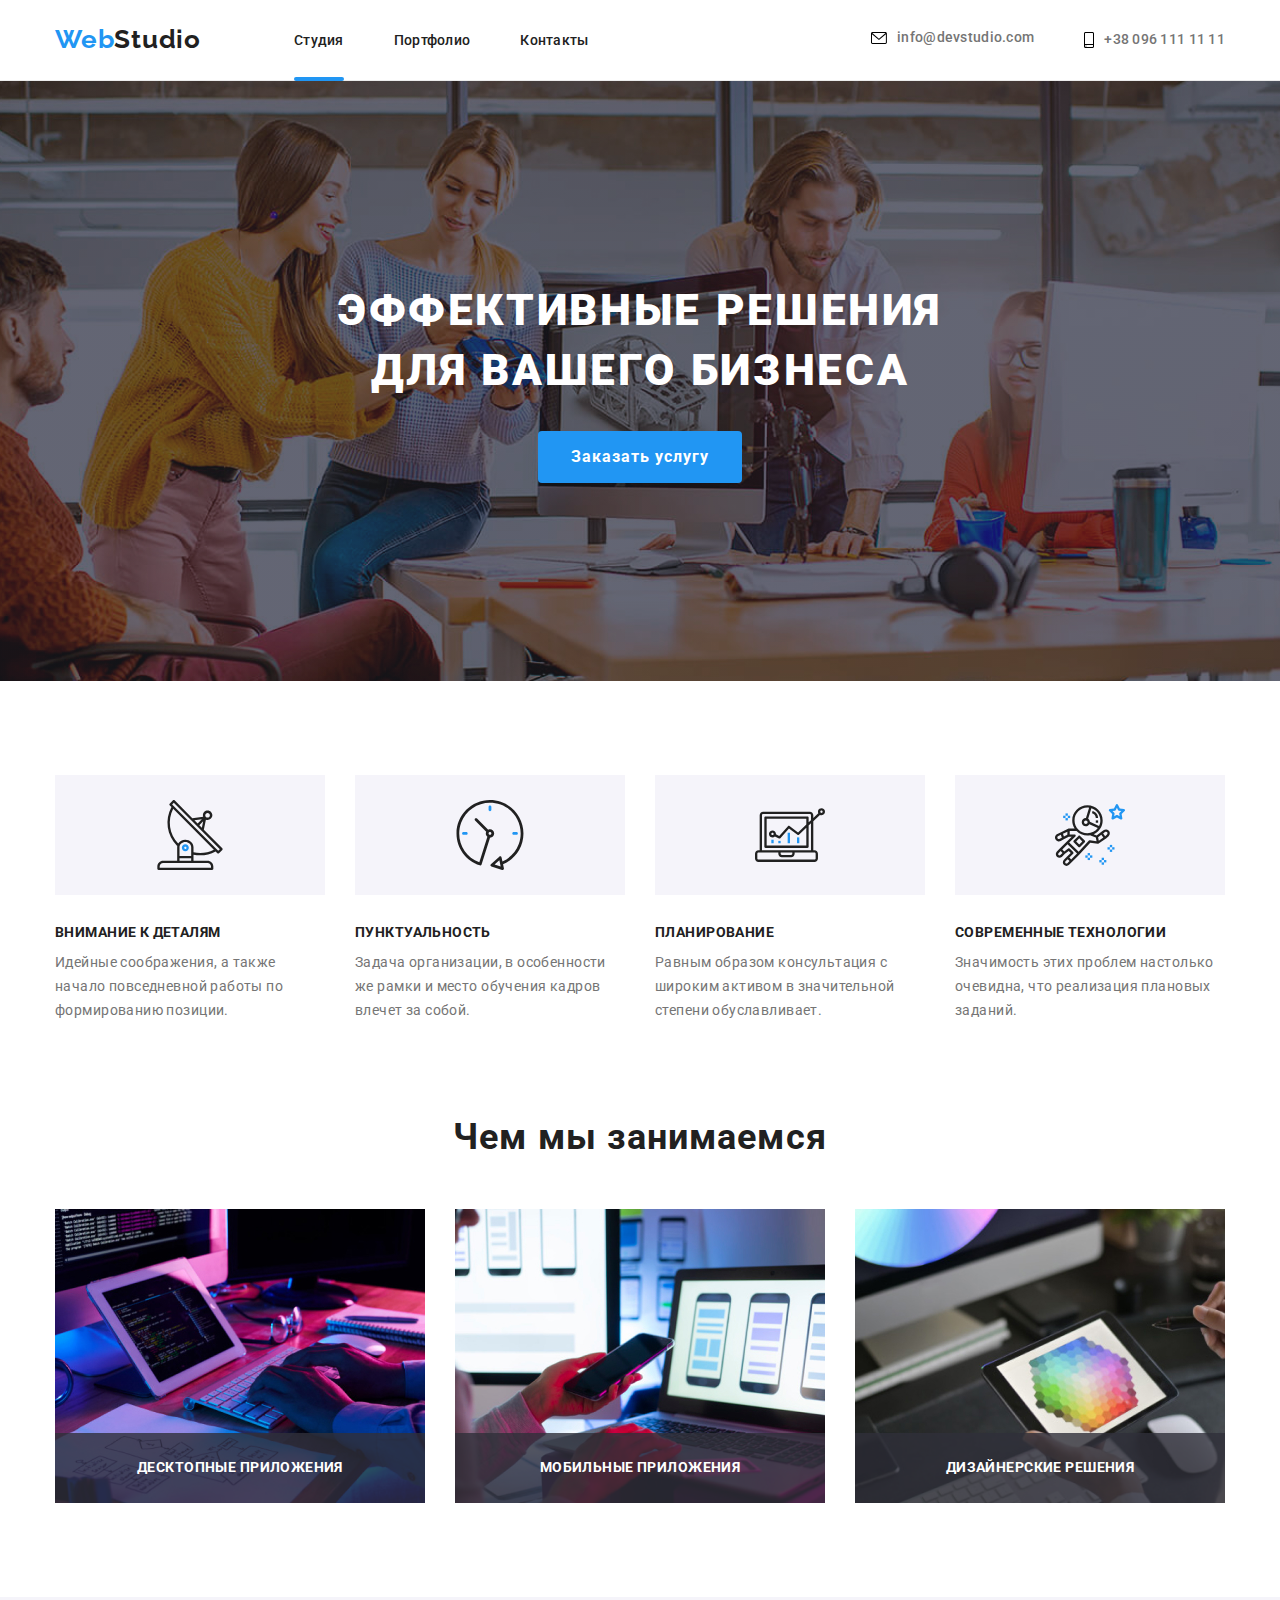
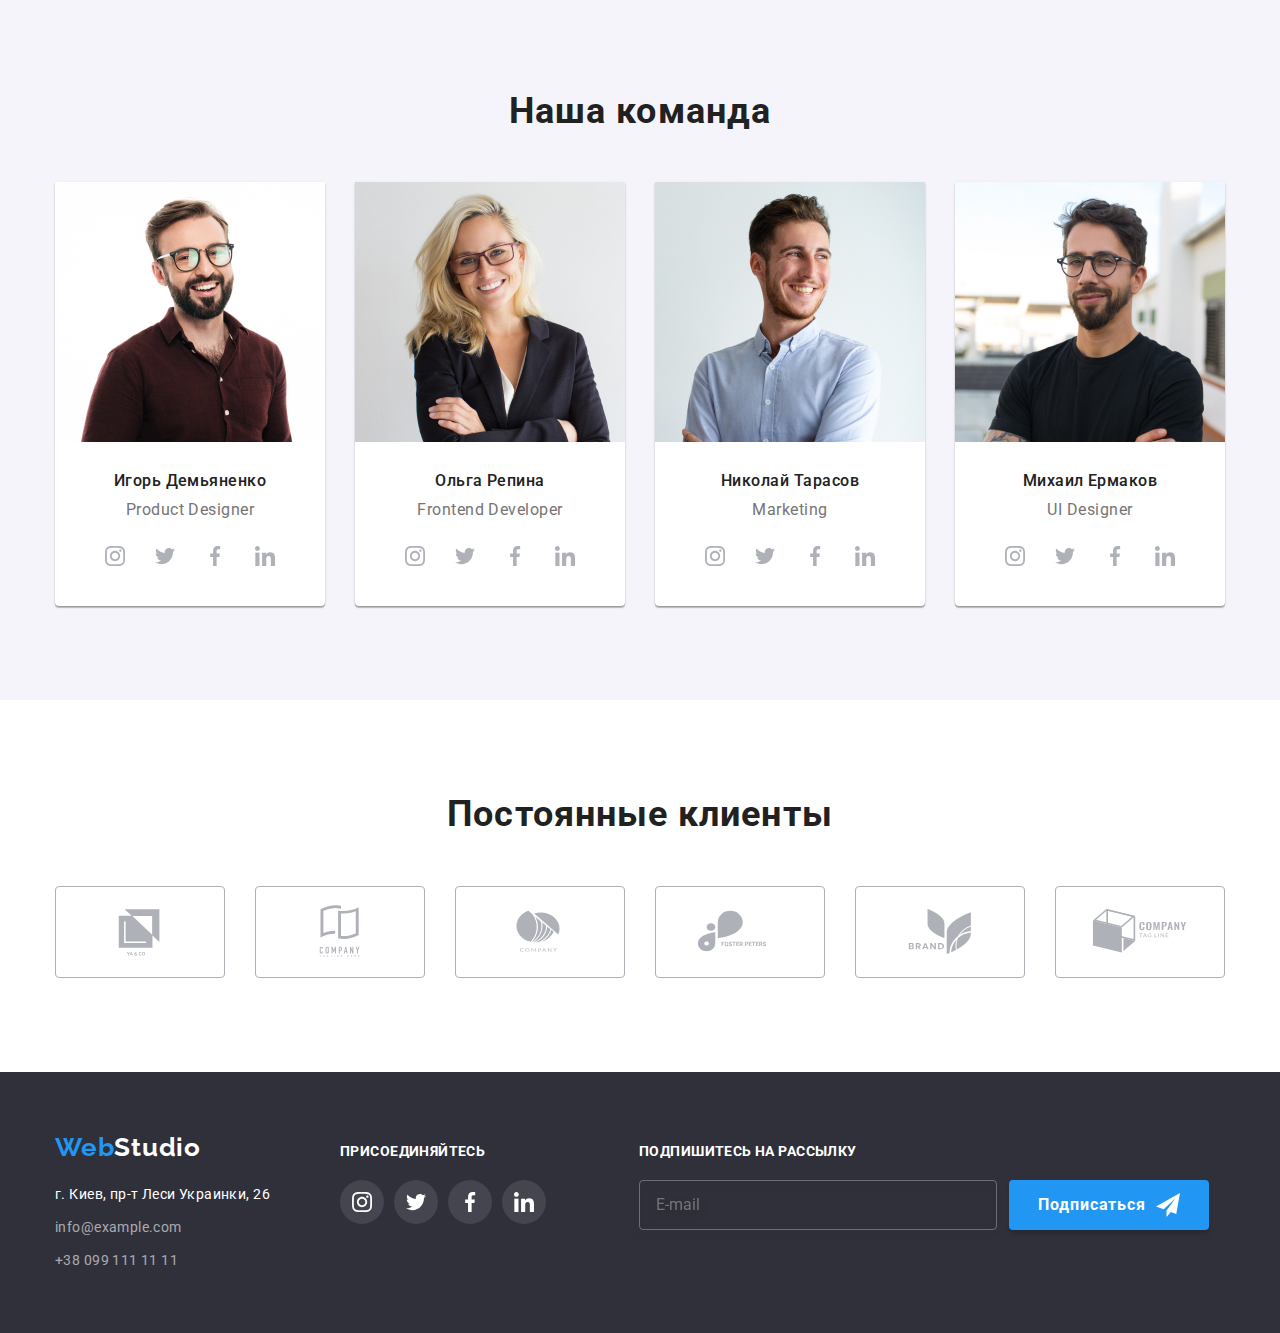
<file: index.html>
<!DOCTYPE html>
<html lang="ru">

<head>
    <meta charset="UTF-8">
    <title>Студия</title>
    <link rel="preconnect" href="https://fonts.googleapis.com">
    <link rel="preconnect" href="https://fonts.gstatic.com" crossorigin>
    <link
        href="https://fonts.googleapis.com/css2?family=Raleway:wght@700&family=Roboto:wght@400;500;700;900&display=swap"
        rel="stylesheet">
    <link rel="stylesheet" href="https://cdnjs.cloudflare.com/ajax/libs/modern-normalize/1.1.0/modern-normalize.css"
        integrity="sha512-Y0MM+V6ymRKN2zStTqzQ227DWhhp4Mzdo6gnlRnuaNCbc+YN/ZH0sBCLTM4M0oSy9c9VKiCvd4Jk44aCLrNS5Q=="
        crossorigin="anonymous" referrerpolicy="no-referrer" />
    <link rel="stylesheet" href="./css/styles.css">
    <link rel="stylesheet" href="./css/main.min.css">
</head>

<body>
    <header class="header">
        <div class=" container container-nav">
            <nav class="header-nav">
                <a href="./index.html" lang="en" class="header-logo link"><span class="logo">Web</span>Studio</a>
                <ul class="header-list list">
                    <li class="header-item"><a href="./index.html" class="header-link current link">Студия</a></li>
                    <li class="header-item"><a href="./portfolio.html" class="header-link link">Портфолио</a></li>
                    <li class="header-item"><a href="" class="header-link link">Контакты</a></li>
                </ul>
            </nav>
            <ul class="contacts-list list">
                <li class="contacts-item"><a href="maito:info@devstudio.com" class="contacts-link link"> <svg
                            class="contacts-icon-svg" width="16" height="12">
                            <use href="./images/symbol-defs.svg#icon-envelope-hover"></use>
                        </svg>info@devstudio.com</a></li>
                <li class="contacts-item"><a href="tel:+380961111111" class="contacts-link link"> <svg
                            class="contacts-icon-svg" width="10" height="16">
                            <use href="./images/symbol-defs.svg#icon-smartphone"></use>
                        </svg>+38 096 111 11 11</a>
                </li>
            </ul>
        </div>
    </header>
    <main>
        <section class="hero">
            <div class="container">
                <h1 class="hero-title">Эффективные решения<br>для вашего бизнеса</h1>
                <button type="button" class="hero-button" data-modal-open>Заказать услугу</button>
            </div>
        </section>

        <section class="advanteges">
            <div class="container">
                <ul class="advanteges-list list">
                    <li class="advanteges-item">
                        <div class="advanteges-logo"><svg class="advanteges-logo-svg" width="70" heigth="70">
                                <use href="./images/symbol-defs.svg#icon-antenna-1"></use>
                            </svg></div>
                        <h3 class="advanteges-title">Внимание к деталям</h3>
                        <p class="advanteges-text"> Идейные соображения, а также начало повседневной работы по
                            формированию
                            позиции.
                        </p>
                    </li>
                    <li class="advanteges-item">
                        <div class="advanteges-logo"><svg class="advanteges-logo-svg" width="70" heigth="70">
                                <use href="./images/symbol-defs.svg#icon-clock-1"></use>
                            </svg></div>
                        <h3 class="advanteges-title">Пунктуальность</h3>
                        <p class="advanteges-text"> Задача организации, в особенности же рамки и место обучения кадров
                            влечет за собой.
                        </p>
                    </li>
                    <li class="advanteges-item">
                        <div class="advanteges-logo"><svg class="advanteges-logo-svg" width="70" heigth="70">
                                <use href="./images/symbol-defs.svg#icon-diagram-1"></use>
                            </svg></div>
                        <h3 class="advanteges-title">Планирование</h3>
                        <p class="advanteges-text"> Равным образом консультация с широким активом в значительной степени
                            обуславливает.
                        </p>
                    </li>
                    <li class="advanteges-item">
                        <div class="advanteges-logo"><svg class="advanteges-logo-svg" width="70" heigth="70">
                                <use href="./images/symbol-defs.svg#icon-astronaut-1"></use>
                            </svg></div>
                        <h3 class="advanteges-title">Современные технологии</h3>
                        <p class="advanteges-text"> Значимость этих проблем настолько очевидна, что реализация плановых
                            заданий.
                        </p>
                    </li>
                </ul>
            </div>
        </section>
        <section class="working">
            <div class="container">
                <h2 class="working-title">Чем мы занимаемся</h2>
                <ul class="working-list">
                    <li class="working-item list">
                        <div class="working-anim"><img src="./images/img1.jpg" alt="печать алгоритма" width="370">
                            <p class="working-item-text">ДЕСКТОПНЫЕ ПРИЛОЖЕНИЯ</p>
                        </div>
                    </li>
                    <li class="working-item list">
                        <div class="working-anim"><img src="./images/img2.jpg" alt="телефон и ноутбук" width="370">
                            <p class="working-item-text">МОБИЛЬНЫЕ ПРИЛОЖЕНИЯ</p>
                        </div>
                    </li>
                    <li class="working-item list">
                        <div class="working-anim"><img src="./images/img3.jpg" alt="галерея цветов на планшете"
                                width="370">
                            <p class="working-item-text">ДИЗАЙНЕРСКИЕ РЕШЕНИЯ</p>
                        </div>
                    </li>
                </ul>
            </div>
        </section>
        <section class="team">
            <div class="container">
                <h2 class="team-title-main">Наша команда</h2>
                <ul class="team-list list">
                    <li class="team-item">
                        <img src="./images/img4.jpg" alt="Игорь Демьяненко" width="270">
                        <div class="team-description">
                            <h3 class="team-title">Игорь Демьяненко</h3>
                            <p class="team-text">Product Designer</p>
                            <ul class="team-soc list">
                                <li class="team-soc-item"><a href="" class="team-soc-link link">
                                        <svg class="team-soc-icon" width="20" height="20">
                                            <use href="./images/symbol-defs.svg#icon-instagram"></use>
                                        </svg>
                                    </a></li>
                                <li class="team-soc-item"><a href="" class="team-soc-link link">
                                        <svg class="team-soc-icon" width="20" height="20">
                                            <use href="./images/symbol-defs.svg#icon-twitter">
                                            </use>
                                        </svg></a></li>
                                <li class="team-soc-item"><a href="" class="team-soc-link link">
                                        <svg class="team-soc-icon" width="20" height="20">
                                            <use href="./images/symbol-defs.svg#icon-facebook">
                                            </use>
                                        </svg></a></li>
                                <li class="team-soc-item"><a href="" class="team-soc-link link">
                                        <svg class="team-soc-icon" width="20" height="20">
                                            <use href="./images/symbol-defs.svg#icon-linkedin">
                                            </use>
                                        </svg></a></li>
                            </ul>
                        </div>
                    </li>
                    <li class="team-item">
                        <img src="./images/img5.jpg" alt="Ольга Репина" width="270">
                        <div class="team-description">
                            <h3 class="team-title">Ольга Репина</h3>
                            <p class="team-text">Frontend Developer</p>
                            <ul class="team-soc list">
                                <li class="team-soc-item"><a href="" class="team-soc-link link">
                                        <svg class="team-soc-icon" width="20" height="20">
                                            <use href="./images/symbol-defs.svg#icon-instagram"></use>
                                        </svg>
                                    </a></li>
                                <li class="team-soc-item"><a href="" class="team-soc-link link">
                                        <svg class="team-soc-icon" width="20" height="20">
                                            <use href="./images/symbol-defs.svg#icon-twitter">
                                            </use>
                                        </svg></a></li>
                                <li class="team-soc-item"><a href="" class="team-soc-link link">
                                        <svg class="team-soc-icon" width="20" height="20">
                                            <use href="./images/symbol-defs.svg#icon-facebook">
                                            </use>
                                        </svg></a></li>
                                <li class="team-soc-item"><a href="" class="team-soc-link link">
                                        <svg class="team-soc-icon" width="20" height="20">
                                            <use href="./images/symbol-defs.svg#icon-linkedin">
                                            </use>
                                        </svg></a></li>
                            </ul>
                        </div>
                    </li>
                    <li class="team-item">
                        <img src="./images/img6.jpg" alt="Николай Тарасов" width="270">
                        <div class="team-description">
                            <h3 class="team-title">Николай Тарасов</h3>
                            <p class="team-text">Marketing</p>
                            <ul class="team-soc list">
                                <li class="team-soc-item"><a href="" class="team-soc-link link">
                                        <svg class="team-soc-icon" width="20" height="20">
                                            <use href="./images/symbol-defs.svg#icon-instagram"></use>
                                        </svg>
                                    </a></li>
                                <li class="team-soc-item"><a href="" class="team-soc-link link">
                                        <svg class="team-soc-icon" width="20" height="20">
                                            <use href="./images/symbol-defs.svg#icon-twitter">
                                            </use>
                                        </svg></a></li>
                                <li class="team-soc-item"><a href="" class="team-soc-link link">
                                        <svg class="team-soc-icon" width="20" height="20">
                                            <use href="./images/symbol-defs.svg#icon-facebook">
                                            </use>
                                        </svg></a></li>
                                <li class="team-soc-item"><a href="" class="team-soc-link link">
                                        <svg class="team-soc-icon" width="20" height="20">
                                            <use href="./images/symbol-defs.svg#icon-linkedin">
                                            </use>
                                        </svg></a></li>
                            </ul>
                        </div>
                    </li>
                    <li class="team-item">
                        <img src="./images/img7.jpg" alt="Мизаил Ермаков" width="270">
                        <div class="team-description">
                            <h3 class="team-title">Михаил Ермаков</h3>
                            <p class="team-text">UI Designer</p>
                            <ul class="team-soc list">
                                <li class="team-soc-item"><a href="" class="team-soc-link link">
                                        <svg class="team-soc-icon" width="20" height="20">
                                            <use href="./images/symbol-defs.svg#icon-instagram"></use>
                                        </svg>
                                    </a></li>
                                <li class="team-soc-item"><a href="" class="team-soc-link link">
                                        <svg class="team-soc-icon" width="20" height="20">
                                            <use href="./images/symbol-defs.svg#icon-twitter">
                                            </use>
                                        </svg></a></li>
                                <li class="team-soc-item"><a href="" class="team-soc-link link">
                                        <svg class="team-soc-icon" width="20" height="20">
                                            <use href="./images/symbol-defs.svg#icon-facebook">
                                            </use>
                                        </svg></a></li>
                                <li class="team-soc-item"><a href="" class="team-soc-link link">
                                        <svg class="team-soc-icon" width="20" height="20">
                                            <use href="./images/symbol-defs.svg#icon-linkedin">
                                            </use>
                                        </svg></a></li>
                            </ul>
                    </li>
            </div>
            </ul>
            </div>
        </section>
        <section class="customers">
            <div class="container">
                <h2 class="customers-title">Постоянные клиенты</h2>
                <ul class="customers-list list">
                    <li class="customers-item"><a href="" class="customers-item-link link"><svg class="customers-logo"
                                width="106" height="60">
                                <use href="./images/symbol-defs.svg#icon-Logo-1"></use>
                            </svg> </a></li>
                    <li class="customers-item"><a href="" class="customers-item-link link"><svg class="customers-logo"
                                width="106" height="60">
                                <use href="./images/symbol-defs.svg#icon-Logo-2"></use>
                            </svg> </a></li>
                    <li class="customers-item"><a href="" class="customers-item-link link"><svg class="customers-logo"
                                width="106" height="60">
                                <use href="./images/symbol-defs.svg#icon-Logo-3"></use>
                            </svg> </a></li>
                    <li class="customers-item"><a href="" class="customers-item-link link"><svg class="customers-logo"
                                width="106" height="60">
                                <use href="./images/symbol-defs.svg#icon-Logo-4"></use>
                            </svg> </a></li>
                    <li class="customers-item"><a href="" class="customers-item-link link"><svg class="customers-logo"
                                width="106" height="60">
                                <use href="./images/symbol-defs.svg#icon-Logo-5"></use>
                            </svg> </a></li>
                    <li class="customers-item"><a href="" class="customers-item-link link"><svg class="customers-logo"
                                width="106" height="60">
                                <use href="./images/symbol-defs.svg#icon-Logo-6"></use>
                            </svg> </a></li>
                </ul>
            </div>

        </section>
    </main>

    <footer class="footer">
        <div class="container footer-display">
            <div><a href="./index.html" lang="en" class="footer-logo link"><span class="logo">Web</span>Studio</a>
                <address class="footer-adress">
                    <ul class="footer-list list">
                        <li class="footer-item">
                            <a href="https://goo.gl/maps/1Njmv294i6witmMh8" target="_blank" class="footer-map link">г.
                                Киев,
                                пр-т
                                Леси Украинки, 26</a>
                        </li>
                        <li class="footer-item">
                            <a href="maito:info@example.com" class="footer-link link">info@example.com</a>
                        </li>
                        <li class="footer-item">
                            <a href="tel:+380991111111" class="footer-link link">+38 099 111 11 11</a>
                        </li>
                    </ul>
                </address>
            </div>
            <div class="footer-join-soc">
                <h2 class="footer-title">ПРИСОЕДИНЯЙТЕСЬ</h2>
                <ul class="footer-soc list">
                    <li class="footer-soc-item"><a href="" class="footer-soc-link link">
                            <svg class="footer-soc-icon" width="20" height="20">
                                <use href="./images/symbol-defs.svg#icon-instagram"></use>
                            </svg>
                        </a></li>
                    <li class="footer-soc-item"><a href="" class="footer-soc-link link">
                            <svg class="footer-soc-icon" width="20" height="20">
                                <use href="./images/symbol-defs.svg#icon-twitter">
                                </use>
                            </svg></a></li>
                    <li class="footer-soc-item"><a href="" class="footer-soc-link link">
                            <svg class="footer-soc-icon" width="20" height="20">
                                <use href="./images/symbol-defs.svg#icon-facebook">
                                </use>
                            </svg></a></li>
                    <li class="footer-soc-item"><a href="" class="footer-soc-link link">
                            <svg class="footer-soc-icon" width="20" height="20">
                                <use href="./images/symbol-defs.svg#icon-linkedin">
                                </use>
                            </svg></a></li>
                </ul>
            </div>

            <div class="mailinglist">
                <h2 class="mailinglist-title">Подпишитесь на рассылку</h2>
                <div class="mailinglist-form"><input type="text" name="email" class="mailinglist-email" placeholder="E-mail" placeholder>
                <button type="button" class="button-signin">Подписаться<span class="mailinglist-svg"></span></button>
            </div>
            </div>
        </div>
    </footer>
    <div class="backdrop is-hidden" data-modal>
        <div class="modal">
            <button type="button" class="modal-btn" data-modal-close><svg class="close-svg" wigth="11" height="11">
                <use href="./images/symbol-defs.svg#icon-close-button-x"></use></svg></button>
            <p class="modal-title">Оставьте свои данные, мы вам перезвоним</p>
            <form class="modal-form">
                <div class="form-field"><label for=""><span class="input-title">Имя</span>
                    </label>
                    <div class="input-wrap">
                        <input type="text" class="form-input" name="user-name" required>
                        <svg class="form-svg" width="18" height="18">
                            <use href="./images/symbol-defs.svg#icon-person-black-18dp-1"></use>
                        </svg>
                    </div>
                </div>
                <div class="form-field"><label for=""><span class="input-title">Телефон</span></label>
                    <div class="input-wrap"><input type="tel" class="form-input" name="user-tel" required>
                        <svg class="form-svg" width="18" height="18">
                            <use href="./images/symbol-defs.svg#icon-phone-black-18dp-1"></use>
                        </svg>
                    </div>
                </div>
                <div class="form-field"><label for=""><span class="input-title">Почта</span></label>
                    <div class="input-wrap">
                        <input type="email" class="form-input" name="user-email" required>
                        <svg class="form-svg" width="18" height="18">
                            <use href="./images/symbol-defs.svg#icon-email-black-18dp-1"></use>
                        </svg>
                    </div>
                </div>
                <div class="form-field">
                    <label for="user-comment"><span class="input-title">Комментарии</span></label>
                    <textarea name="user-comment" id="user-comment" rows="5" class="modal-comment"
                        placeholder="Введите текст"></textarea>
                </div>
                <div class="form-field">
                    <input type="checkbox" name="user-policy" value="true" class="form-policy visually-hidden"
                        id="user-policy">
                    <label for="user-policy" class="check-text">
                        <span><svg class="policy-svg" width="11" height="8">
                                <use href="./images/symbol-defs.svg#icon-Vector-1"></use>
                            </svg></span>
                        Соглашаюсь с рассылкой и принимаю <a href="" class="policy-link">Условия договора </a>

                    </label>

                </div>
                <button type="submit" class="button-send">Отправить</button>
            </form>
        </div>
    </div>
    <script src="./js/modal.js"></script>
</body>

</html>
</file>
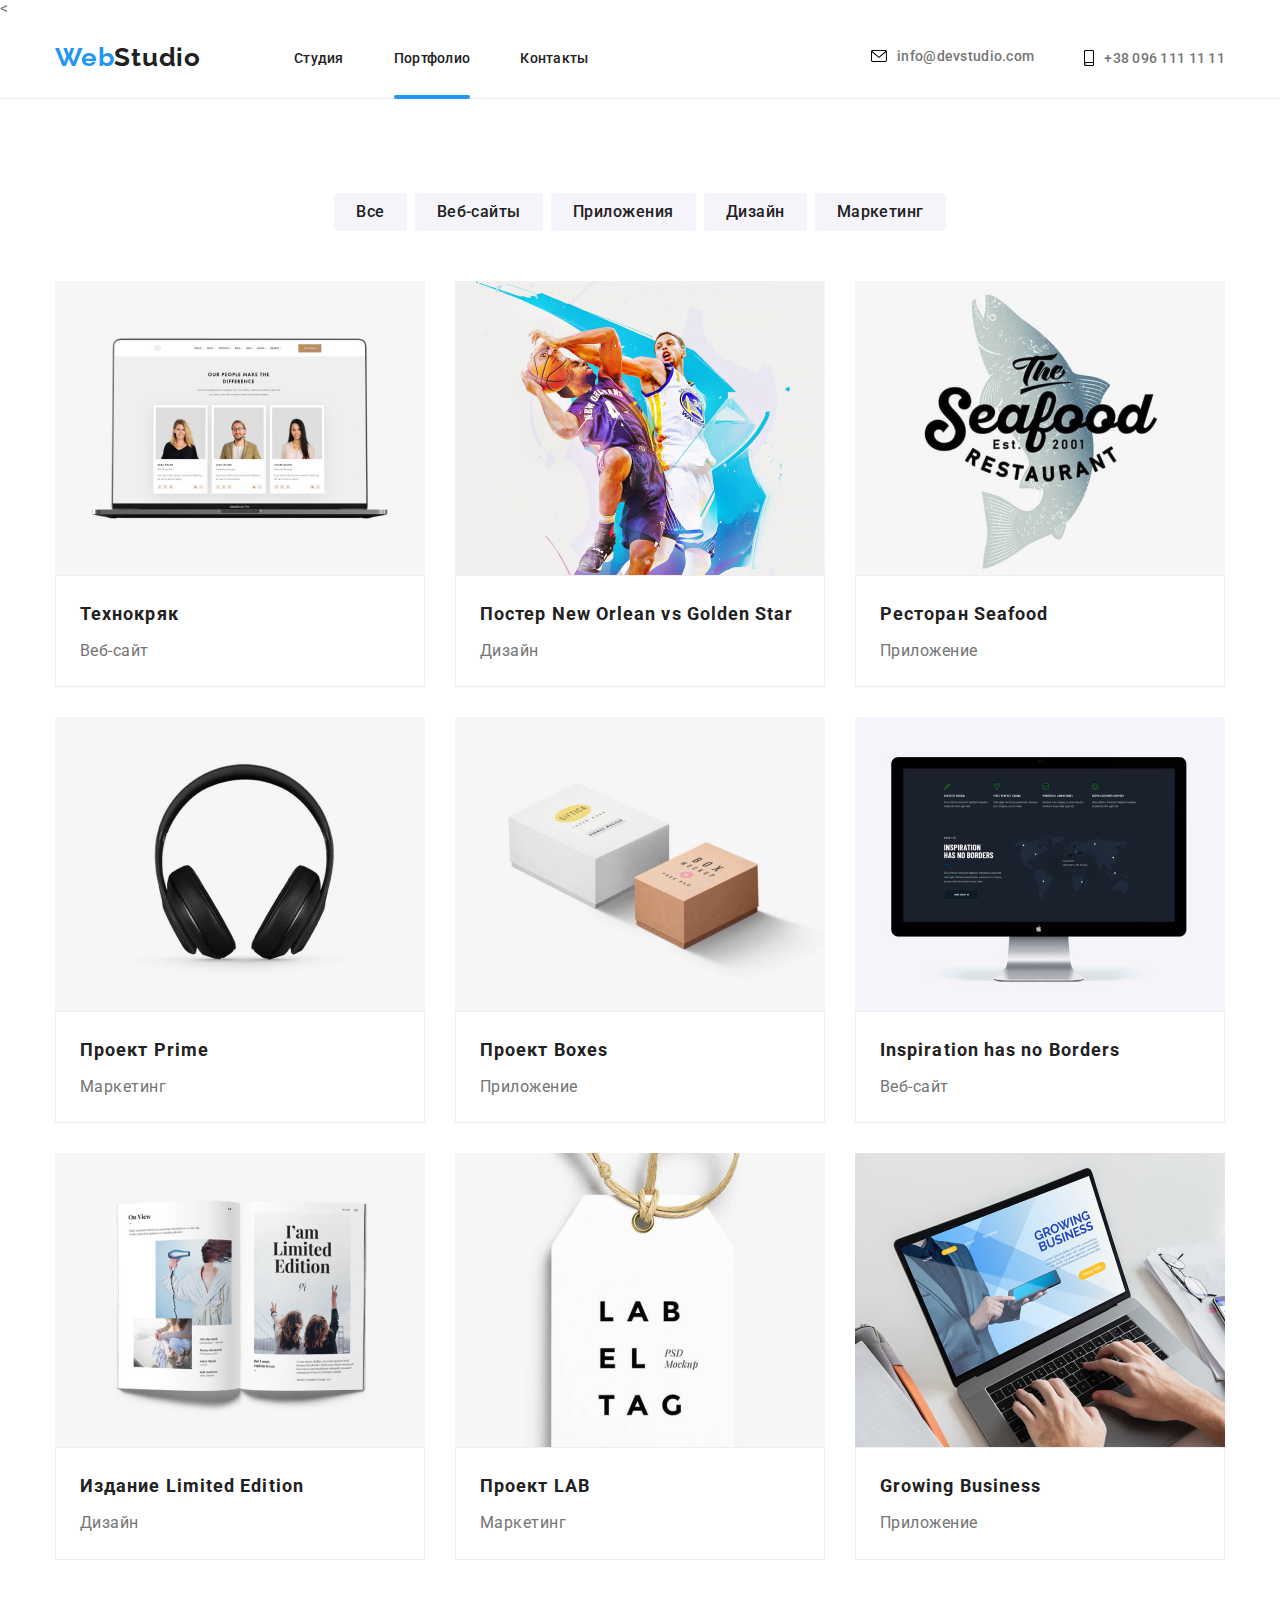
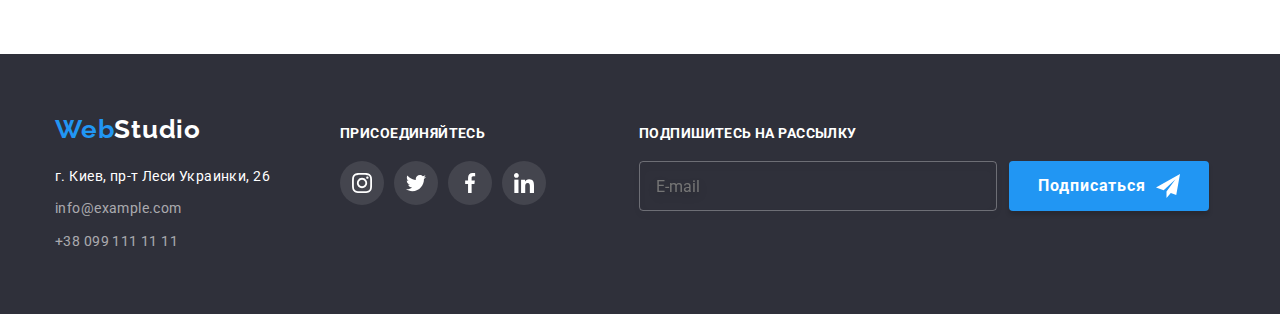
<file: portfolio.html>
<!DOCTYPE html>
<html lang="ru">

<head>
    <meta charset="UTF-8">
    <title>Портфолио</title>
    <link rel="preconnect" href="https://fonts.googleapis.com">
    <link rel="preconnect" href="https://fonts.gstatic.com" crossorigin>
    <link
        href="https://fonts.googleapis.com/css2?family=Raleway:wght@700&family=Roboto:wght@400;500;700;900&display=swap"
        rel="stylesheet">
    <link rel="stylesheet" href="https://cdnjs.cloudflare.com/ajax/libs/modern-normalize/1.1.0/modern-normalize.css"
        integrity="sha512-Y0MM+V6ymRKN2zStTqzQ227DWhhp4Mzdo6gnlRnuaNCbc+YN/ZH0sBCLTM4M0oSy9c9VKiCvd4Jk44aCLrNS5Q=="
        crossorigin="anonymous" referrerpolicy="no-referrer" />
    <link rel="stylesheet" href="./css/styles.css">
    <link rel="stylesheet" href="./css/main.min.css">
    <   </head>

<body>
    <header class="header">
        <div class=" container container-nav">
            <nav class="header-nav">
                <a href="./index.html" lang="en" class="header-logo link"><span class="logo">Web</span>Studio</a>
                <ul class="header-list list">
                    <li class="header-item"><a href="./index.html" class="header-link link">Студия</a></li>
                    <li class="header-item"><a href="./portfolio.html" class="header-link  current link">Портфолио</a></li>
                    <li class="header-item"><a href="" class="header-link link">Контакты</a></li>
                </ul>
            </nav>
            <ul class="contacts-list list">
                <li class="contacts-item"><a href="maito:info@devstudio.com" class="contacts-link link"> <svg
                            class="contacts-icon-svg" width="16" height="12">
                            <use href="./images/symbol-defs.svg#icon-envelope-hover"></use>
                        </svg>info@devstudio.com</a></li>
                <li class="contacts-item"><a href="tel:+380961111111" class="contacts-link link"> <svg
                            class="contacts-icon-svg" width="10" height="16">
                            <use href="./images/symbol-defs.svg#icon-smartphone"></use>
                        </svg>+38 096 111 11 11</a>
                </li>
            </ul>
        </div>
    </header>
    <main>
        <section class="portfolio">
            <div class="container">
                <ul class="portfolio-list list">
                    <li class="portfolio-item"><button type="button" class="portfolio-btn">Все</button></li>
                    <li class="portfolio-item"><button type="button" class="portfolio-btn">Веб-сайты</button></li>
                    <li class="portfolio-item"><button type="button" class="portfolio-btn">Приложения</button></li>
                    <li class="portfolio-item"><button type="button" class="portfolio-btn">Дизайн</button></li>
                    <li class="portfolio-item"><button type="button" class="portfolio-btn">Маркетинг</button></li>
                </ul>
                <div class="projects">
                    <ul class="portfolio-projeсts list">
                        <li class="portfolio-projects-item"><a href="" class="portfolio-link link">
                                <div class="portfolio-imj-wrap"><img src="./images/img8.jpg" alt="notepade" width="370">
                                    <p class="portfolio-imj-text">Ресурс предлагает комплексные предложения с разным
                                        уровнем
                                        функционала и сервисов. Все это позволит посетителю получить
                                        исчерпывающие сведения о компании или частном лице.</p>
                                </div>
                                <div class="portfolio-projects-description">
                                    <h3 class="portfolio-title">Технокряк</h3>
                                    <p class="potfolio-text">Веб-сайт</p>
                                </div>
                            </a>
                        </li>
                        <li class="portfolio-projects-item"><a href="" class="portfolio-link link">

                                <div class="portfolio-imj-wrap"><img src="./images/img9.jpg" alt="basketball"
                                        width="370">
                                    <p class="portfolio-imj-text">Ресурс предлагает комплексные предложения с разным
                                        уровнем
                                        функционала и сервисов. Все это позволит посетителю получить
                                        исчерпывающие сведения о компании или частном лице.</p>
                                </div>

                                <div class="portfolio-projects-description">
                                    <h3 class="portfolio-title">Постер New Orlean vs Golden Star</h3>
                                    <p class="potfolio-text">Дизайн</p>
                                </div>
                            </a>
                        </li>
                        <li class="portfolio-projects-item"><a href="" class="portfolio-link link">

                                <div class="portfolio-imj-wrap"><img src="./images/img10.jpg" alt="seafood" width="370">
                                    <p class="portfolio-imj-text">Ресурс предлагает комплексные предложения с разным
                                        уровнем
                                        функционала и сервисов. Все это позволит посетителю получить
                                        исчерпывающие сведения о компании или частном лице.</p>
                                </div>
                                <div class="portfolio-projects-description">
                                    <h3 class="portfolio-title">Ресторан Seafood</h3>
                                    <p class="potfolio-text">Приложение</p>
                                </div>
                            </a>
                        </li>
                        <li class="portfolio-projects-item"><a href="" class="portfolio-link link">

                                <div class="portfolio-imj-wrap"><img src="./images/img11.jpg" alt="headphones"
                                        width="370">
                                    <p class="portfolio-imj-text">Ресурс предлагает комплексные предложения с разным
                                        уровнем
                                        функционала и сервисов. Все это позволит посетителю получить
                                        исчерпывающие сведения о компании или частном лице.</p>
                                </div>
                                <div class="portfolio-projects-description">
                                    <h3 class="portfolio-title">Проект Prime</h3>
                                    <p class="potfolio-text">Маркетинг</p>
                                </div>
                            </a>
                        </li>
                        <li class="portfolio-projects-item"><a href="" class="portfolio-link link">

                                <div class="portfolio-imj-wrap"><img src="./images/img12.jpg" alt="box" width="370">
                                    <p class="portfolio-imj-text">Ресурс предлагает комплексные предложения с разным
                                        уровнем
                                        функционала и сервисов. Все это позволит посетителю получить
                                        исчерпывающие сведения о компании или частном лице.</p>
                                </div>
                                <div class="portfolio-projects-description">
                                    <h3 class="portfolio-title">Проект Boxes</h3>
                                    <p class="potfolio-text">Приложение</p>
                                </div>
                            </a>
                        </li>
                        <li class="portfolio-projects-item"><a href="" class="portfolio-link link">

                                <div class="portfolio-imj-wrap"><img src="./images/img13.jpg" alt="monitor" width="370">
                                    <p class="portfolio-imj-text">Ресурс предлагает комплексные предложения с разным
                                        уровнем
                                        функционала и сервисов. Все это позволит посетителю получить
                                        исчерпывающие сведения о компании или частном лице.</p>
                                </div>
                                <div class="portfolio-projects-description">
                                    <h3 class="portfolio-title">Inspiration has no Borders</h3>
                                    <p class="potfolio-text">Веб-сайт</p>
                                </div>
                            </a>
                        </li>
                        <li class="portfolio-projects-item"><a href="" class="portfolio-link link">

                                <div class="portfolio-imj-wrap"><img src="./images/img14.jpg" alt="book" width="370">
                                    <p class="portfolio-imj-text">Ресурс предлагает комплексные предложения с разным
                                        уровнем
                                        функционала и сервисов. Все это позволит посетителю получить
                                        исчерпывающие сведения о компании или частном лице.</p>
                                </div>
                                <div class="portfolio-projects-description">
                                    <h3 class="portfolio-title">Издание Limited Edition</h3>
                                    <p class="potfolio-text">Дизайн</p>
                                </div>
                            </a>
                        </li>
                        <li class="portfolio-projects-item"><a href="" class="portfolio-link link">

                                <div class="portfolio-imj-wrap"><img src="./images/img15.jpg" alt="lab" width="370">
                                    <p class="portfolio-imj-text">Ресурс предлагает комплексные предложения с разным
                                        уровнем
                                        функционала и сервисов. Все это позволит посетителю получить
                                        исчерпывающие сведения о компании или частном лице.</p>
                                </div>
                                <div class="portfolio-projects-description">
                                    <h3 class="portfolio-title">Проект LAB</h3>
                                    <p class="potfolio-text">Маркетинг</p>
                                </div>
                            </a>
                        </li>
                        <li class="portfolio-projects-item"><a href="" class="portfolio-link link">

                                <div class="portfolio-imj-wrap"><img src="./images/img16.jpg" alt="working" width="370">
                                    <p class="portfolio-imj-text">Ресурс предлагает комплексные предложения с разным
                                        уровнем
                                        функционала и сервисов. Все это позволит посетителю получить
                                        исчерпывающие сведения о компании или частном лице.</p>
                                </div>
                                <div class="portfolio-projects-description">
                                    <h3 class="portfolio-title">Growing Business</h3>
                                    <p class="potfolio-text">Приложение</p>
                                </div>
                            </a>
                        </li>
                    </ul>
                </div>
            </div>
        </section>
    </main>


<footer class="footer">
    <div class="container footer-display">
        <div><a href="./index.html" lang="en" class="footer-logo link"><span class="logo">Web</span>Studio</a>
            <address class="footer-adress">
                <ul class="footer-list list">
                    <li class="footer-item">
                        <a href="https://goo.gl/maps/1Njmv294i6witmMh8" target="_blank" class="footer-map link">г.
                            Киев,
                            пр-т
                            Леси Украинки, 26</a>
                    </li>
                    <li class="footer-item">
                        <a href="maito:info@example.com" class="footer-link link">info@example.com</a>
                    </li>
                    <li class="footer-item">
                        <a href="tel:+380991111111" class="footer-link link">+38 099 111 11 11</a>
                    </li>
                </ul>
            </address>
        </div>
        <div class="footer-join-soc">
            <h2 class="footer-title">ПРИСОЕДИНЯЙТЕСЬ</h2>
            <ul class="footer-soc list">
                <li class="footer-soc-item"><a href="" class="footer-soc-link link">
                        <svg class="footer-soc-icon" width="20" height="20">
                            <use href="./images/symbol-defs.svg#icon-instagram"></use>
                        </svg>
                    </a></li>
                <li class="footer-soc-item"><a href="" class="footer-soc-link link">
                        <svg class="footer-soc-icon" width="20" height="20">
                            <use href="./images/symbol-defs.svg#icon-twitter">
                            </use>
                        </svg></a></li>
                <li class="footer-soc-item"><a href="" class="footer-soc-link link">
                        <svg class="footer-soc-icon" width="20" height="20">
                            <use href="./images/symbol-defs.svg#icon-facebook">
                            </use>
                        </svg></a></li>
                <li class="footer-soc-item"><a href="" class="footer-soc-link link">
                        <svg class="footer-soc-icon" width="20" height="20">
                            <use href="./images/symbol-defs.svg#icon-linkedin">
                            </use>
                        </svg></a></li>
            </ul>
        </div>

        <div class="mailinglist">
            <h2 class="mailinglist-title">Подпишитесь на рассылку</h2>
            <div class="mailinglist-form"><input type="text" name="email" class="mailinglist-email" placeholder="E-mail"
                    placeholder>
                <button type="button" class="button-signin">Подписаться <span class="mailinglist-svg"></span></button>
            </div>
        </div>
    </div>
</footer>
</body>

</html>
</file>
<file: css/styles.css>
/* modal window */
</file>
<file: css/main.min.css>
:root{--primary-text-color: #757575;--title-text-color: #212121;--accent-text-color: #2196F3}*{box-sizing:border-box}h1,h2,h3,h4,h5,h6,ul,li,p{margin:0;padding-left:0}img{max-width:100%;display:block}body{color:var(--primary-text-color);background-color:#fff;font-family:"Roboto",sans-serif}.container{width:1200px;margin-right:auto;margin-left:auto;padding-left:15px;padding-right:15px}.container-nav{display:flex;align-items:center;height:80px}.visually-hidden{position:absolute;white-space:nowrap;width:1px;height:1px;overflow:hidden;border:0;padding:0;clip:rect(0 0 0 0);-webkit-clip-path:inset(50%);clip-path:inset(50%);margin:-1px}.list{list-style:none}.link{text-decoration:none}.logo{color:var(--accent-text-color)}.header{border-bottom:1px solid #ececec}.header-nav{display:flex}.header-logo{color:var(--title-text-color);font-family:"Raleway";font-style:normal;font-weight:700;font-size:26px;line-height:1,19;letter-spacing:.03em;margin-right:93px}.header-link{color:var(--title-text-color);font-style:"Roboto";font-weight:500;font-size:14px;line-height:1.14;letter-spacing:.02em;transition:color 250ms cubic-bezier(0.4, 0, 0.2, 1);position:relative}.header-link::after{content:"";position:absolute;width:100%;height:4px;border-radius:2px;background-color:var(--accent-text-color);top:45px;display:block;opacity:0}.header-link.current::after{content:"";position:absolute;width:100%;height:4px;border-radius:2px;background-color:var(--accent-text-color);top:45px;display:block;opacity:1}.header-link:hover::after{opacity:1}.header-list{display:flex;align-items:center;gap:50px}.header-link:hover,.header-link:focus{color:var(--accent-text-color)}.contacts-link{color:var(--primary-text-color);font-weight:500;font-size:14px;line-height:1.14px;letter-spacing:.02em;display:flex;align-items:center;transition:color 250ms cubic-bezier(0.4, 0, 0.2, 1)}.contacts-link:hover,.contacts-link:focus{color:var(--accent-text-color)}.contacts-list{display:flex;margin-left:auto;gap:50px}.contacts-icon-svg:hover,.contacts-icon-svg:focus,.contacts-link:hover,.contacts-link:focus{fill:var(--accent-text-color)}.contacts-icon-svg{margin-right:10px;transition:fill 250ms cubic-bezier(0.4, 0, 0.2, 1)}.hero{background-color:#2f303a;height:600px;padding-top:200px;background-image:linear-gradient(rgba(47, 48, 58, 0.4), rgba(47, 48, 58, 0.4)),url(../images/hero-bg.jpg);background-repeat:no-repeat;background-position:center;background-size:cover;max-width:1600px;margin:0 auto}.hero-title{color:#fff;font-weight:900;font-size:44px;line-height:1.36;text-align:center;letter-spacing:.06em;text-transform:uppercase}.hero-button{font-family:"Roboto";cursor:pointer;color:#fff;background-color:var(--accent-text-color);font-weight:700;font-size:16px;line-height:1.88;text-align:center;letter-spacing:.06em;padding:10px 32px;border-radius:4px;border:1px solid rgba(0,0,0,0);margin-top:30px;margin-left:auto;margin-right:auto;display:block}.advanteges{padding-top:94px;padding-bottom:94px}.advanteges-item{width:270px}.advanteges-logo{width:270px;height:120px;background-color:#f5f4fa;display:flex;justify-content:center;margin-bottom:30px}.advanteges-list{display:flex;gap:30px}.advanteges-title{color:var(--title-text-color);font-weight:700;font-size:14px;line-height:1.14;letter-spacing:.03em;text-transform:uppercase;margin-bottom:10px}.advanteges-text{font-size:14px;line-height:1.71;letter-spacing:.03em}.working-anim{position:relative}.working-item-text{display:flex;align-items:center;justify-content:center;width:370px;height:70px;position:absolute;bottom:0;left:0;color:#fff;font-weight:700;font-size:14px;line-height:1.14;text-align:center;letter-spacing:.03em;text-transform:uppercase;background-color:rgba(47,48,58,.8);transition:box-shadow 250ms cubic-bezier(0.4, 0, 0.2, 1)}.working-item-text:hover{box-shadow:0px 4px 4px rgba(0,0,0,.25)}.working{padding-bottom:94px}.working-list{display:flex;justify-content:space-between}.team{background-color:#f5f4fa;padding-top:94px;padding-bottom:94px}.team-title-main,.working-title{color:var(--title-text-color);font-weight:700;font-size:36px;line-height:1.16;letter-spacing:.03em;margin-bottom:50px;text-align:center}.team-soc{display:flex;justify-content:center;gap:10px}.team-soc-link{width:40px;height:40px;border-radius:50%;background-color:#fff;display:flex;align-items:center;justify-content:center;transition:background-color 250ms cubic-bezier(0.4, 0, 0.2, 1)}.team-soc-link:hover,.team-soc-link:focus{background-color:var(--accent-text-color)}.team-soc-link:hover .team-soc-icon,.team-soc-link:focus .team-soc-icon{fill:#fff}.team-soc-icon{fill:#afb1b8;transition:fill 250ms cubic-bezier(0.4, 0, 0.2, 1)}.team-list{display:flex;gap:30px}.team-item{background-color:#fff;text-align:center;box-shadow:0px 1px 3px rgba(0,0,0,.12),0px 1px 1px rgba(0,0,0,.14),0px 2px 1px rgba(0,0,0,.2);border-radius:0px 0px 4px 4px}.team-title{color:var(--title-text-color);font-weight:500;font-size:16px;line-height:1.18;letter-spacing:.03em;margin-bottom:10px}.team-description{padding-top:30px;padding-bottom:30px;border-radius:0px 0px 4px 4px}.team-text{color:var(--primary-text-color);font-size:16px;line-height:1.18;letter-spacing:.03em;margin-bottom:16px}.customers{padding-top:94px}.customers-title{margin-bottom:50px;text-align:center;font-weight:700;font-size:36px;line-height:1.16;text-align:center;letter-spacing:.03em;color:var(--title-text-color)}.customers-list{display:flex;justify-content:center;gap:30px;margin-bottom:94px}.customers-item-link{display:flex;width:170px;height:92px;border:1px solid #afb1b8;border-radius:4px;justify-content:center;align-items:center;transition:border 250ms cubic-bezier(0.4, 0, 0.2, 1)}.customers-item-link:focus .customers-logo,.customers-item-link:hover .customers-logo{fill:var(--accent-text-color)}.customers-item-link:hover,.customers-item-link:focus{border:1px solid var(--accent-text-color)}.customers-logo{fill:#afb1b8;transition:fill 250ms cubic-bezier(0.4, 0, 0.2, 1)}.portfolio{padding-top:94px;padding-bottom:94px}.portfolio-list{justify-content:center;display:flex;gap:8px}.portfolio-btn{cursor:pointer;color:var(--title-text-color);background-color:#f5f4fa;font-weight:500;font-size:16px;line-height:1.62;text-align:center;letter-spacing:.03em;font-family:inherit;padding-top:6px;padding-bottom:6px;padding-left:22px;padding-right:22px;border:0;border-radius:4px;transition:background-color 250ms cubic-bezier(0.4, 0, 0.2, 1),box-shadow 250ms cubic-bezier(0.4, 0, 0.2, 1),color 250ms cubic-bezier(0.4, 0, 0.2, 1)}.portfolio-btn:hover,.portfolio-btn:focus{color:#fff;background-color:var(--accent-text-color);box-shadow:0px 3px 1px rgba(0,0,0,.1),0px 1px 2px rgba(0,0,0,.08),0px 2px 2px rgba(0,0,0,.12)}.projects{margin-top:50px}.portfolio-projeсts{display:flex;flex-wrap:wrap;gap:30px}.portfolio-projects-item{width:370px;transition:box-shadow 250ms cubic-bezier(0.4, 0, 0.2, 1)}.portfolio-imj-wrap{position:relative;overflow:hidden}.portfolio-imj-text{padding:63px 24px 63px 24px;position:absolute;top:0;left:0;font-weight:400;font-size:18px;line-height:1.56;letter-spacing:.03em;color:#fff;background-color:rgba(33,150,243,.9);transform:translateY(100%);transition:250ms cubic-bezier(0.4, 0, 0.2, 1)}.portfolio-projects-item:hover,.portfolio-projects-item:focus{box-shadow:0px 1px 1px rgba(0,0,0,.12),0px 4px 4px rgba(0,0,0,.06),1px 4px 6px rgba(0,0,0,.16)}.portfolio-projects-item:hover .portfolio-imj-text{transform:translateY(0%)}.portfolio-projects-description{padding-top:20px;padding-bottom:20px;padding-left:24px;border:1px solid #eee}.portfolio-title{color:var(--title-text-color);font-weight:700;font-size:18px;line-height:2;letter-spacing:.06em;margin-bottom:4px}.potfolio-text{color:var(--primary-text-color);font-size:16px;line-height:1.88;letter-spacing:.03em}.footer{background-color:#2f303a;padding-top:60px;padding-bottom:60px}.footer-display{display:flex}.footer-logo{color:#fff;font-family:"Raleway";font-style:normal;font-weight:700;font-size:26px;line-height:31px;letter-spacing:.03em}.footer-adress{margin-top:20px}.footer-item{margin-top:9px}.footer-map,.footer-link{color:#fff;font-weight:400;font-size:14px;line-height:1.71;letter-spacing:.03em;font-style:normal;transition:color 250ms cubic-bezier(0.4, 0, 0.2, 1)}.footer-link{color:rgba(255,255,255,.6)}.footer-link:hover,.footer-link:focus{color:var(--accent-text-color)}.footer-map:hover,.footer-map:focus{color:var(--accent-text-color)}.footer-join-soc{margin-left:70px;margin-top:12px}.footer-title,.mailinglist-title{color:#fff;margin-bottom:20px;font-weight:700;font-size:14px;line-height:1.14;letter-spacing:.03em;text-transform:uppercase}.footer-soc{display:flex;justify-content:center;align-items:center;gap:10px}.footer-soc-link{height:44px;width:44px;border-radius:50%;background-color:rgba(255,255,255,.1);display:flex;justify-content:center;align-items:center;transition:background-color 250ms cubic-bezier(0.4, 0, 0.2, 1)}.footer-soc-icon{fill:#fff}.footer-soc-link:hover,.footer-soc-link:focus{background-color:var(--accent-text-color)}.mailinglist{margin-left:93px;margin-top:12px}.mailinglist-email{width:358px;height:50px;border:1px solid rgba(255,255,255,.3);filter:drop-shadow(0px 4px 4px rgba(0, 0, 0, 0.15));border-radius:4px;background-color:rgba(0,0,0,0);color:#fff;padding-left:16px}.mailinglist-form{display:flex}.mailinglist-email::-moz-placeholder{padding:0}.mailinglist-email:-ms-input-placeholder{padding:0}.mailinglist-email::placeholder{padding:0}.button-signin{margin-left:12px;width:200px;height:50px;background-color:var(--accent-text-color);font-weight:700;font-size:16px;line-height:1.88;letter-spacing:.06em;color:#fff;box-shadow:0px 4px 4px rgba(0,0,0,.15);border-radius:4px;border:none;display:flex;justify-content:center;gap:10px;align-items:center;cursor:pointer}.mailinglist-svg{background-image:url(../images/icon\ send.svg);width:24px;height:24px}.backdrop{background-color:rgba(0,0,0,.2);width:100%;height:100%;position:fixed;top:0;left:0;opacity:1;transition:opacity 250ms cubic-bezier(0.4, 0, 0.2, 1),visibility 250ms}.backdrop.is-hidden.modal{transform:translate(-50%, -50%) scale(0)}.backdrop.is-hidden{opacity:0;visibility:hidden;pointer-events:none}.modal{position:absolute;width:528px;height:581px;top:50%;left:50%;background-color:#fff;transform:translate(-50%, -50%) scale(1);transition:scale 250ms cubic-bezier(0.4, 0, 0.2, 1);box-shadow:0px 1px 3px rgba(0,0,0,.12),0px 1px 1px rgba(0,0,0,.14),0px 2px 1px rgba(0,0,0,.2);border-radius:4px;padding:40px}.modal-btn{display:flex;width:30px;height:30px;border-radius:50%;justify-content:center;align-items:center;border:1px solid rgba(0,0,0,.1);background-color:#fff;position:absolute;top:8px;right:8px;cursor:pointer;font-family:"Roboto"}.modal-title{font-weight:700;font-size:20px;line-height:1.15;text-align:center;letter-spacing:.03em;color:#212121;margin-bottom:12px}.form-field{position:relative;margin-bottom:10px}.input-title{font-weight:400;font-size:12px;line-height:1.16;letter-spacing:.01em;color:#757575;display:block;margin-bottom:4px}.form-input{width:100%;height:40px;border:1px solid rgba(33,33,33,.2);border-radius:4px;padding-left:42px;outline:none}.form-input:focus{border-color:var(--accent-text-color)}.form-input:focus+.form-svg{fill:#2196f3}.form-svg{position:absolute;left:12px;top:50%}.modal-comment{width:100%;height:120px;border:1px solid rgba(33,33,33,.2);border-radius:4px;resize:none;font-weight:400;font-size:12px;line-height:1.16;letter-spacing:.01em;color:var(--primary-text-color);padding:12px;outline:none}.modal-comment:focus{border-color:var(--accent-text-color)}.modal-comment::-moz-placeholder{font-weight:400;font-size:12px;line-height:1.16;letter-spacing:.01em;color:rgba(117,117,117,.5)}.modal-comment:-ms-input-placeholder{font-weight:400;font-size:12px;line-height:1.16;letter-spacing:.01em;color:rgba(117,117,117,.5)}.modal-comment::placeholder{font-weight:400;font-size:12px;line-height:1.16;letter-spacing:.01em;color:rgba(117,117,117,.5)}.button-send{margin-left:auto;margin-right:auto;margin-top:30px;display:block;width:200px;height:50px;color:#fff;background-color:var(--accent-text-color);box-shadow:0px 4px 4px rgba(0,0,0,.15);border-radius:4px;border:none;cursor:pointer;font-family:"Roboto";font-weight:700;font-size:16px;line-height:1.88;letter-spacing:.06em}.policy-svg{fill:rgba(0,0,0,0)}.form-policy:checked+.check-text span{background-color:var(--accent-text-color);border-color:var(--accent-text-color)}.form-policy:checked+.check-text .policy-svg{fill:#fff}.check-text{font-weight:400;font-size:14px;line-height:1.71;letter-spacing:.03em;color:#757575;display:flex;align-items:center}.check-text span{width:16px;height:15px;border:2px solid #212121;border-radius:3px;margin-left:5px;display:flex;align-items:center;justify-content:center;transition:background-color 250ms cubic-bezier(0.4, 0, 0.2, 1),border-color 250ms cubic-bezier(0.4, 0, 0.2, 1);margin-right:7px}.policy-link{color:var(--accent-text-color);margin-left:3px}/*# sourceMappingURL=main.min.css.map */
</file>
